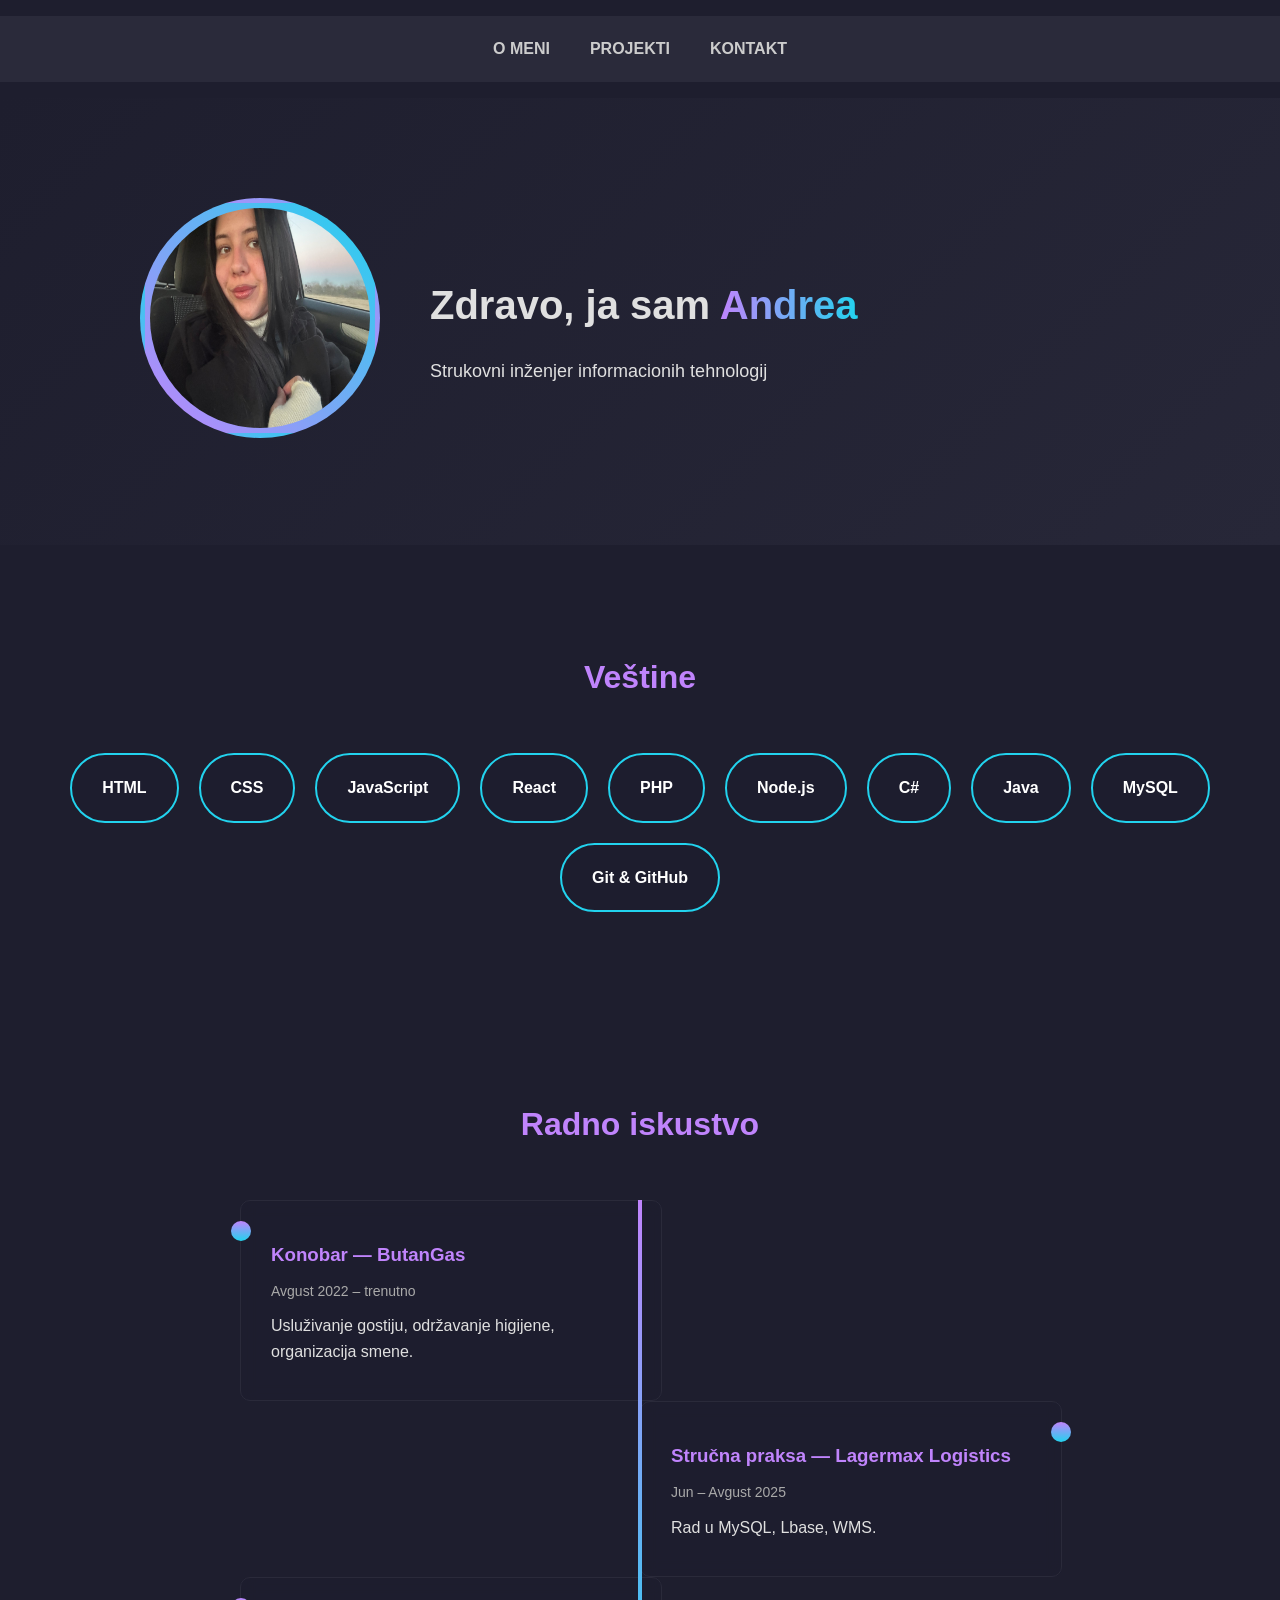
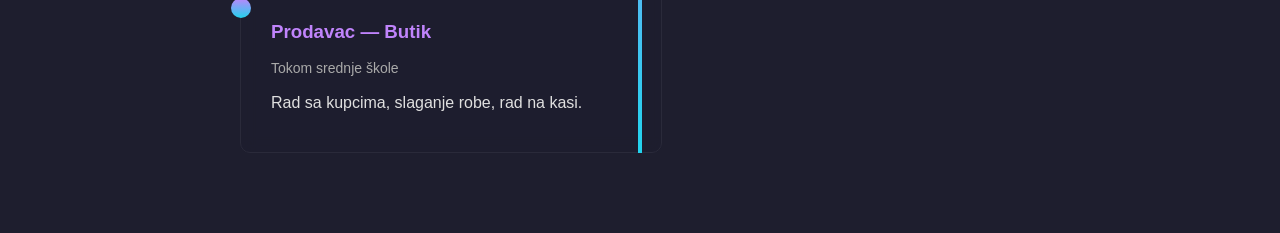
<file: index.html>
<!DOCTYPE html>
<html lang="en">
<head>
    <meta charset="UTF-8">
    <meta name="viewport" content="width=device-width, initial-scale=1.0">
    <title>Andrea Kozar-portfolio</title>
    <link rel="stylesheet" href="style.css">
</head>
<body>
    <ul class="meni">
        <li><a href="index.html">O MENI</a></li>
        <li><a href="projekti.html">PROJEKTI</a></li>
        <li><a href="kontakt.html">KONTAKT</a></li>
    </ul>
    

 <section class="hero">
    <div class="hero-container">
        <div class="hero-image">
            <img src="images/andrea.jpeg" alt="Andrea Kozar">
        </div>
        <div class="hero-text">
            <h1>Zdravo, ja sam <span>Andrea</span></h1>
            <p>
              
            </p>
        </div>
    </div>
</section>

<section class="skills">
    <h2>Veštine</h2>
    <div class="skills-container">
        <div class="skill-badge">HTML</div>
        <div class="skill-badge">CSS</div>
        <div class="skill-badge">JavaScript</div>
        <div class="skill-badge">React</div>
        <div class="skill-badge">PHP</div>
        <div class="skill-badge">Node.js</div>
        <div class="skill-badge">C#</div>
        <div class="skill-badge">Java</div>
        <div class="skill-badge">MySQL</div>
        <div class="skill-badge">Git & GitHub</div>
    </div>
</section>


<section class="experience">
    <h2>Radno iskustvo</h2>
    <div class="timeline">
        <div class="timeline-item left">
            <h3>Konobar — ButanGas</h3>
            <span>Avgust 2022 – trenutno</span>
            <p>Usluživanje gostiju, održavanje higijene, organizacija smene.</p>
        </div>
        <div class="timeline-item right">
            <h3>Stručna praksa — Lagermax Logistics</h3>
            <span>Jun – Avgust 2025</span>
            <p>Rad u MySQL, Lbase, WMS.</p>
        </div>
        <div class="timeline-item left">
            <h3>Prodavac — Butik</h3>
            <span>Tokom srednje škole</span>
            <p>Rad sa kupcima, slaganje robe, rad na kasi.</p>
        </div>
    </div>
</section>

 <script>
        const text = " Strukovni inženjer informacionih tehnologija sa praktičnim iskustvom u radu sa bazama podataka i web tehnologijama. Tokom školovanja razvila sam interesovanje za moderni web razvoj i kontinuirano usavršavam znanje iz frontend i backend tehnologija.";
        const p = document.querySelector(".hero-text p");
        let i = 0;

        function typeWriter() {
            if (i < text.length) {
                p.innerHTML += text.charAt(i);
                i++;
                setTimeout(typeWriter, 30);
            }
        }

        typeWriter();
    </script>

</body>
</html>
</file>
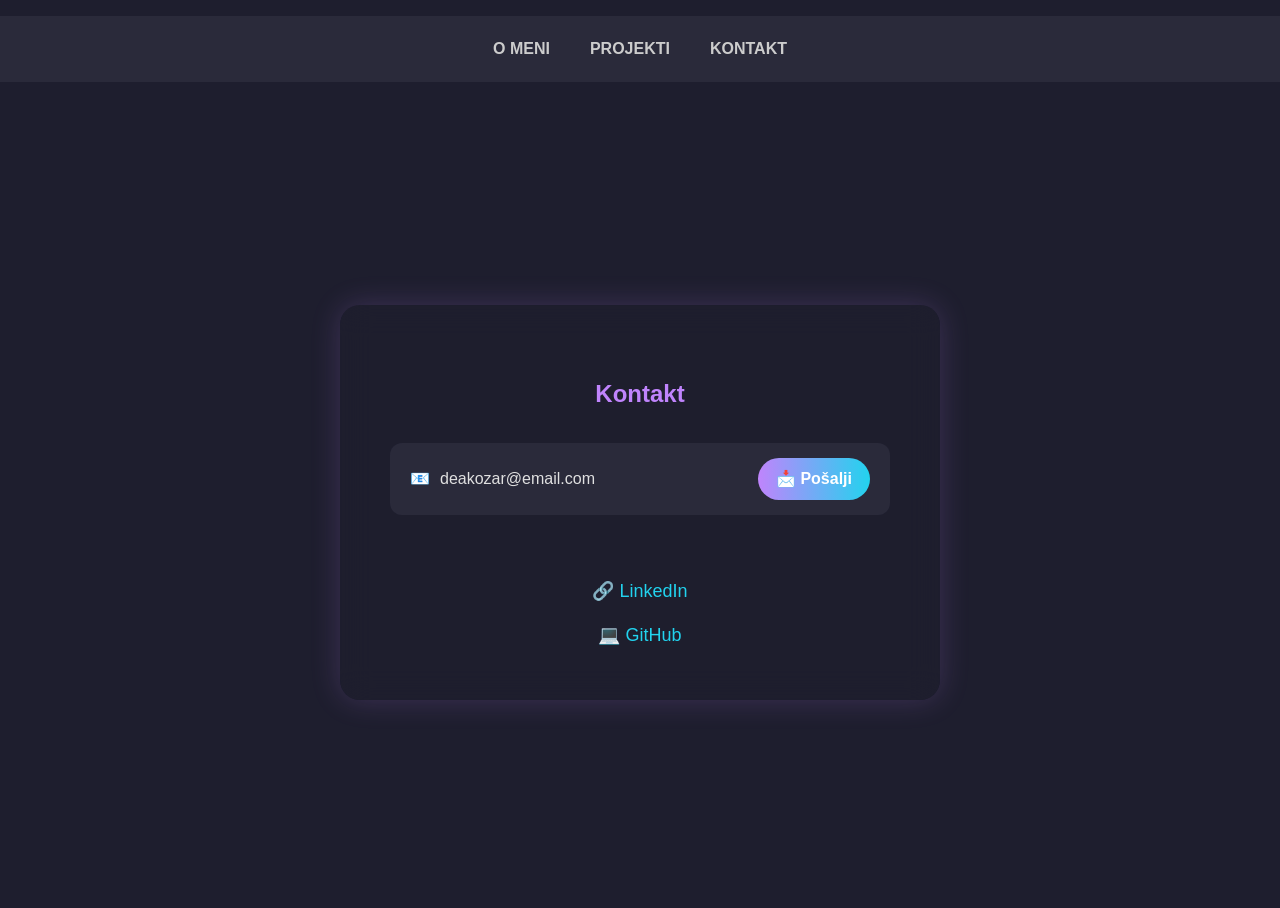
<file: kontakt.html>
<!DOCTYPE html>
<html lang="en">
<head>
    <meta charset="UTF-8">
    <meta name="viewport" content="width=device-width, initial-scale=1.0">
    <title>Andrea Kozar-kontakt</title>
     <link rel="stylesheet" href="style.css">
</head>
<body>
     <ul class="meni">
        <li><a href="index.html">O MENI</a></li>
        <li><a href="projekti.html">PROJEKTI</a></li>
        <li><a href="kontakt.html">KONTAKT</a></li>
    </ul>


<section class="contact">
    <div class="contact-box">

        <h2>Kontakt</h2>

      
        <div class="email-row">
            <div class="email-left" onclick="copyEmail()">
                <span>📧</span>
                <p id="emailText">deakozar@email.com</p>
            </div>

           <a href="https://mail.google.com/mail/?view=cm&fs=1&to=deakozar@email.com&su=Kontakt&body=Zdravo Andrea," 
             target="_blank" 
             class="mail-btn"
             onclick="event.stopPropagation()">
             📩 Pošalji
           </a>
        </div>

        <span id="copiedMsg">Kopirano!</span>

        
        <div class="contact-links">
            <a href="https://www.linkedin.com/in/andrea-kozar-108797395/" target="_blank">
                🔗 LinkedIn
            </a>

            <a href="https://github.com/aandreaq" target="_blank">
                💻 GitHub
            </a>
        </div>

        <script>
            function copyEmail() {
             const email = document.getElementById("emailText").innerText;
             navigator.clipboard.writeText(email);

             const msg = document.getElementById("copiedMsg");
             msg.style.opacity = "1";
             
             setTimeout(() => {
             msg.style.opacity = "0";
             }, 1500);
             }
         </script>

    </div>
</section>

</body>
</html>
</file>
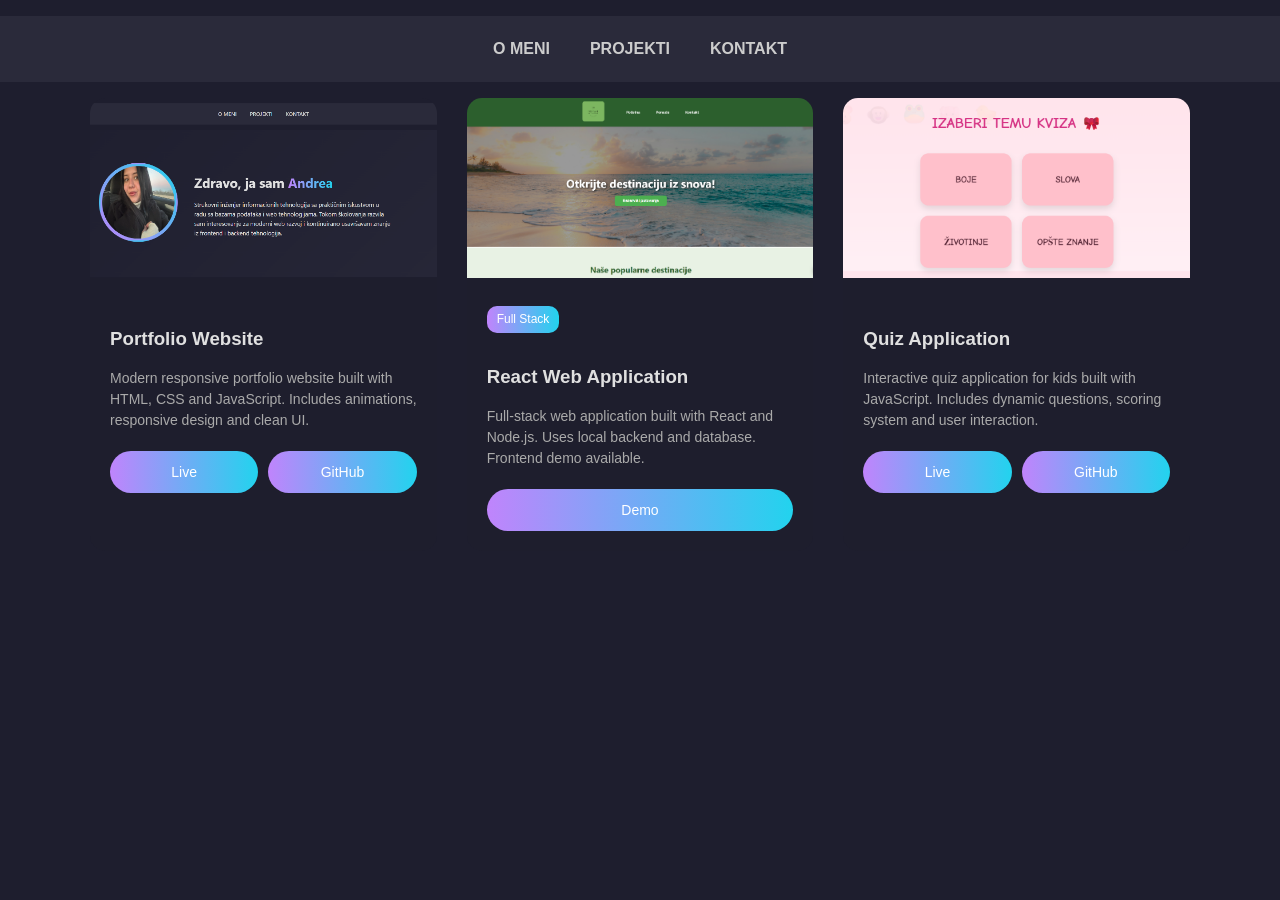
<file: projekti.html>
<!DOCTYPE html>
<html lang="en">
<head>
    <meta charset="UTF-8">
    <meta name="viewport" content="width=device-width, initial-scale=1.0">
    <title>Andrea Kozar-projekti</title>
     <link rel="stylesheet" href="style.css">
</head>
<body>
     <ul class="meni">
        <li><a href="index.html">O MENI</a></li>
        <li><a href="projekti.html">PROJEKTI</a></li>
        <li><a href="kontakt.html">KONTAKT</a></li>
    </ul>

    <section>
        <div class="projects-container">
            <div class="project-card">
                <img src="images/portfolio.jpg.png" alt="Portfolio">

                <div class="project-content">
                    <h3>Portfolio Website</h3>

                    <p>
                        Modern responsive portfolio website built with HTML, CSS and JavaScript.
                        Includes animations, responsive design and clean UI.
                    </p>

                    <div class="project-buttons">
                        <a href="https://aandreaq.github.io/portfolio/" target="_blank">Live</a>
                        <a href="https://github.com/aandreaq/portfolio.git" target="_blank">GitHub</a>
                    </div>
                </div>
            </div>

            <div class="project-card">
                <img src="images/Screenshot 2025-10-19 164056.png" alt="React App">

                <div class="project-content">
                    <span class="badge">Full Stack</span>

                    <h3>React Web Application</h3>

                    <p>
                        Full-stack web application built with React and Node.js.
                        Uses local backend and database. Frontend demo available.
                    </p>

                    <div class="project-buttons">
                        <a href="https://tadreamtravel.netlify.app/" target="_blank">Demo</a>
                    </div>
                </div>
            </div>


              <div class="project-card">
                <img src="images/kviz.png" alt="Quiz App">

                <div class="project-content">
                    <h3>Quiz Application</h3>

                    <p>
                        Interactive quiz application for kids built with JavaScript.
                        Includes dynamic questions, scoring system and user interaction.
                    </p>

                    <div class="project-buttons">
                        <a href="https://aandreaq.github.io/kviz-pandica/" target="_blank">Live</a>
                        <a href="https://github.com/aandreaq/kviz-pandica.git" target="_blank">GitHub</a>
                    </div>
                </div>
            </div>

        </div>
    </section>
</body>
</html>
</file>
<file: style.css>
body {
    font-family: 'Montserrat', 'Segoe UI', sans-serif;
    background-color: #1e1e2e; 
    color: #e0e0e0; 
    margin: 0;
    padding: 0;
    line-height: 1.6;
}


.meni {
    display: flex;
    justify-content: center;
    gap: 40px;
    list-style: none;
    padding: 20px 0;
    background: #2a2a3a;
    position: sticky;
    top: 0;
    z-index: 1000;
}

.meni li a {
    text-decoration: none;
    color: #ccc;
    font-weight: 600;
    transition: all 0.3s ease;
}

.meni li a:hover {
    color: #c084fc; 
    text-shadow: 0 0 10px #c084fc;
}


.hero {
    padding: 100px 20px;
    background: linear-gradient(135deg, #1e1e2e, #272738);
}

.hero-container {
    display: flex;
    align-items: center;
    gap: 50px;
    max-width: 1000px;
    margin: 0 auto;
    flex-wrap: wrap;
}

.hero-image img {
    width: 220px;
    height: 220px;
    border-radius: 50%;
    border: 5px solid transparent;
    background: linear-gradient(45deg,#c084fc,#22d3ee);
    padding: 5px;
    transition: transform 0.5s, box-shadow 0.5s;
}

.hero-image img:hover {
    transform: scale(1.05);
    box-shadow: 0 0 30px rgba(192,132,252,0.7);
}

.hero-text h1 {
    font-size: 40px;
    margin-bottom: 20px;
}

.hero-text h1 span {
    background: linear-gradient(90deg,#c084fc,#22d3ee);
    -webkit-background-clip: text;
    -webkit-text-fill-color: transparent;
}


.typing-text {
    display: inline-block;
    border-right: 2px solid #c084fc;
    white-space: nowrap;
    overflow: hidden;
    animation: blink-caret 0.75s step-end infinite;
}

@keyframes blink-caret {
    0%, 100% { border-color: transparent; }
    50% { border-color: #c084fc; }
}

.hero-text p {
    font-size: 18px;
    max-width: 600px;
}


.skills {
    text-align: center;
    padding: 80px 20px;
}

.skills h2 {
    color: #c084fc;
    margin-bottom: 50px;
    font-size: 32px;
}

.skills-container {
    display: flex;
    flex-wrap: wrap;
    justify-content: center;
    gap: 20px;
}

.skill-badge {
    background: rgba(30,30,46,0.85);
    color: #fff;
    padding: 20px 30px;
    border-radius: 50px;
    border: 2px solid #22d3ee; 
    transition: transform 0.3s, box-shadow 0.3s, border 0.3s;
    font-weight: bold;
    cursor: default;
}

.skill-badge:hover {
    transform: scale(1.1);
    box-shadow: 0 0 20px rgba(34,211,238,0.6);
    border: 2px solid #c084fc;
}


.experience {
    padding: 80px 20px;
}

.experience h2 {
    text-align: center;
    color: #c084fc;
    margin-bottom: 50px;
    font-size: 32px;
}

.timeline {
    position: relative;
    max-width: 800px;
    margin: 0 auto;
}

.timeline::after {
    content: '';
    position: absolute;
    width: 4px;
    background: linear-gradient(#c084fc, #22d3ee);
    top: 0;
    bottom: 0;
    left: 50%;
    margin-left: -2px;
}

.timeline-item {
    padding: 20px 30px;
    background: rgba(30,30,46,0.85);
    position: relative;
    border-radius: 10px;
    width: 45%;
    border: 1px solid #2a2a3a;
    backdrop-filter: blur(8px);
    transition: transform 0.3s, box-shadow 0.3s;
    opacity: 0;
    transform: translateY(30px);
    animation: fadeInUp 0.8s forwards;
}

.timeline-item.left { left: 0; margin-right: 55%; }
.timeline-item.right { left: 50%; }

.timeline-item::before {
    content: '';
    position: absolute;
    width: 20px;
    height: 20px;
    background: linear-gradient(#c084fc,#22d3ee);
    border-radius: 50%;
    top: 20px;
    right: -10px;
}

.timeline-item.left::before { left: -10px; }

.timeline-item h3 {
    color: #c084fc;
    margin-bottom: 8px;
}

.timeline-item span {
    font-size: 14px;
    color: #aaa;
}

.timeline-item p {
    margin-top: 10px;
}

.timeline-item:hover {
    transform: translateY(-5px);
    box-shadow: 0 0 20px rgba(192,132,252,0.5);
}

@keyframes fadeInUp {
    to { opacity: 1; transform: translateY(0);}
}


@media (max-width: 900px) {
    .hero-container {
        flex-direction: column;
        text-align: center;
    }
    .hero-image img {
        width: 180px;
        height: 180px;
        margin-bottom: 20px;
    }

    .timeline-item, .timeline-item.left, .timeline-item.right {
        width: 100%;
        left: 0;
        margin: 20px 0;
    }

    .timeline-item::before {
        left: 50%;
        top: -10px;
        transform: translateX(-50%);
    }

    .timeline::after { left: 50%; }
}
.contact {
    height: 90vh;
    display: flex;
    justify-content: center;
    align-items: center;
    background: #1e1e2e;
}

/* Glass card */
.contact-box {
    background: rgba(30,30,46,0.7);
    backdrop-filter: blur(15px);
    padding: 50px;
    border-radius: 20px;
    text-align: center;
    box-shadow: 0 0 30px rgba(192,132,252,0.2);
    width: 100%;
    max-width: 500px;
    transition: 0.4s;
}

.contact-box:hover {
    transform: translateY(-8px) scale(1.01);
    box-shadow: 0 0 50px rgba(192,132,252,0.4);
}

.contact-box h2 {
    color: #c084fc;
    margin-bottom: 30px;
}


.email-row {
    display: flex;
    justify-content: space-between;
    align-items: center;
    background: #2a2a3a;
    padding: 15px 20px;
    border-radius: 12px;
    margin-bottom: 20px;
    cursor: pointer;
    transition: 0.3s;
}

.email-row:hover {
    background: #32324a;
    box-shadow: 0 0 15px rgba(34,211,238,0.3);
}

.email-left {
    display: flex;
    align-items: center;
    gap: 10px;
}

.email-left p {
    margin: 0;
    color: #e0e0e0;
}


.mail-btn {
    text-decoration: none;
    padding: 8px 18px;
    border-radius: 50px;
    background: linear-gradient(90deg,#c084fc,#22d3ee);
    color: white;
    font-weight: bold;
    transition: 0.3s;
}

.mail-btn:hover {
    transform: scale(1.08);
    box-shadow: 0 0 20px rgba(192,132,252,0.7);
}

#copiedMsg {
    display: block;
    opacity: 0;
    color: #22d3ee;
    font-size: 14px;
    margin-bottom: 20px;
    transition: 0.3s;
}


.contact-links {
    display: flex;
    flex-direction: column;
    gap: 15px;
}

.contact-links a {
    text-decoration: none;
    color: #22d3ee;
    font-size: 18px;
    transition: 0.3s;
}

.contact-links a:hover {
    color: #c084fc;
    text-shadow: 0 0 10px #c084fc;
    transform: translateX(5px);
}

@media (max-width: 600px) {

    .contact {
        padding: 40px 15px;
        height: auto;
    }

    .contact-box {
        padding: 30px 20px;
    }

    .contact-box h2 {
        font-size: 26px;
    }

   
    .email-row {
        flex-direction: column;
        align-items: flex-start;
        gap: 15px;
    }

    .email-left {
        width: 100%;
        justify-content: flex-start;
    }

    .email-left p {
        font-size: 14px;
        word-break: break-all; 
    }

   
    .mail-btn {
        width: 100%;
        text-align: center;
        padding: 12px;
    }

    
    .contact-links a {
        font-size: 16px;
    }
}

.projects {
    padding: 80px 20px;
    background: #1e1e2e;
    text-align: center;
}

.projects h2 {
    font-size: 32px;
    color: #c084fc;
    margin-bottom: 50px;
}


.projects-container {
    display: grid;
    grid-template-columns: repeat(3, 1fr);
    gap: 30px;
    max-width: 1100px;
    margin: 0 auto;
}


.project-card {
    background: rgba(30,30,46,0.9);
    border-radius: 15px;
    overflow: hidden;
    transition: 0.4s;
    position: relative;
}

.project-card:hover {
    transform: translateY(-10px) scale(1.02);
    box-shadow: 0 0 30px rgba(192,132,252,0.4);
}


.project-card img {
    width: 100%;
    height: 180px;
    object-fit: cover;
}


.project-content {
    padding: 20px;
    text-align: left;
}

.project-content h3 {
    color: #e0e0e0;
    margin-bottom: 10px;
}

.project-content p {
    color: #aaa;
    font-size: 14px;
    margin-bottom: 20px;
    line-height: 1.5;
}


.badge {
    display: inline-block;
    background: linear-gradient(90deg,#c084fc,#22d3ee);
    color: white;
    padding: 4px 10px;
    border-radius: 10px;
    font-size: 12px;
    margin-bottom: 10px;
}


.project-buttons {
    display: flex;
    gap: 10px;
}

.project-buttons a {
    flex: 1;
    text-align: center;
    text-decoration: none;
    padding: 10px;
    border-radius: 50px;
    background: linear-gradient(90deg,#c084fc,#22d3ee);
    color: white;
    font-size: 14px;
    transition: 0.3s;
}

.project-buttons a:hover {
    transform: scale(1.05);
    box-shadow: 0 0 15px rgba(192,132,252,0.6);
}

@media (max-width: 900px) {
    .projects-container {
        grid-template-columns: repeat(2, 1fr);
    }
}

@media (max-width: 600px) {
    .projects-container {
        grid-template-columns: 1fr;
    }

    .project-content {
        text-align: center;
    }

    .project-buttons {
        flex-direction: column;
    }
}
</file>
